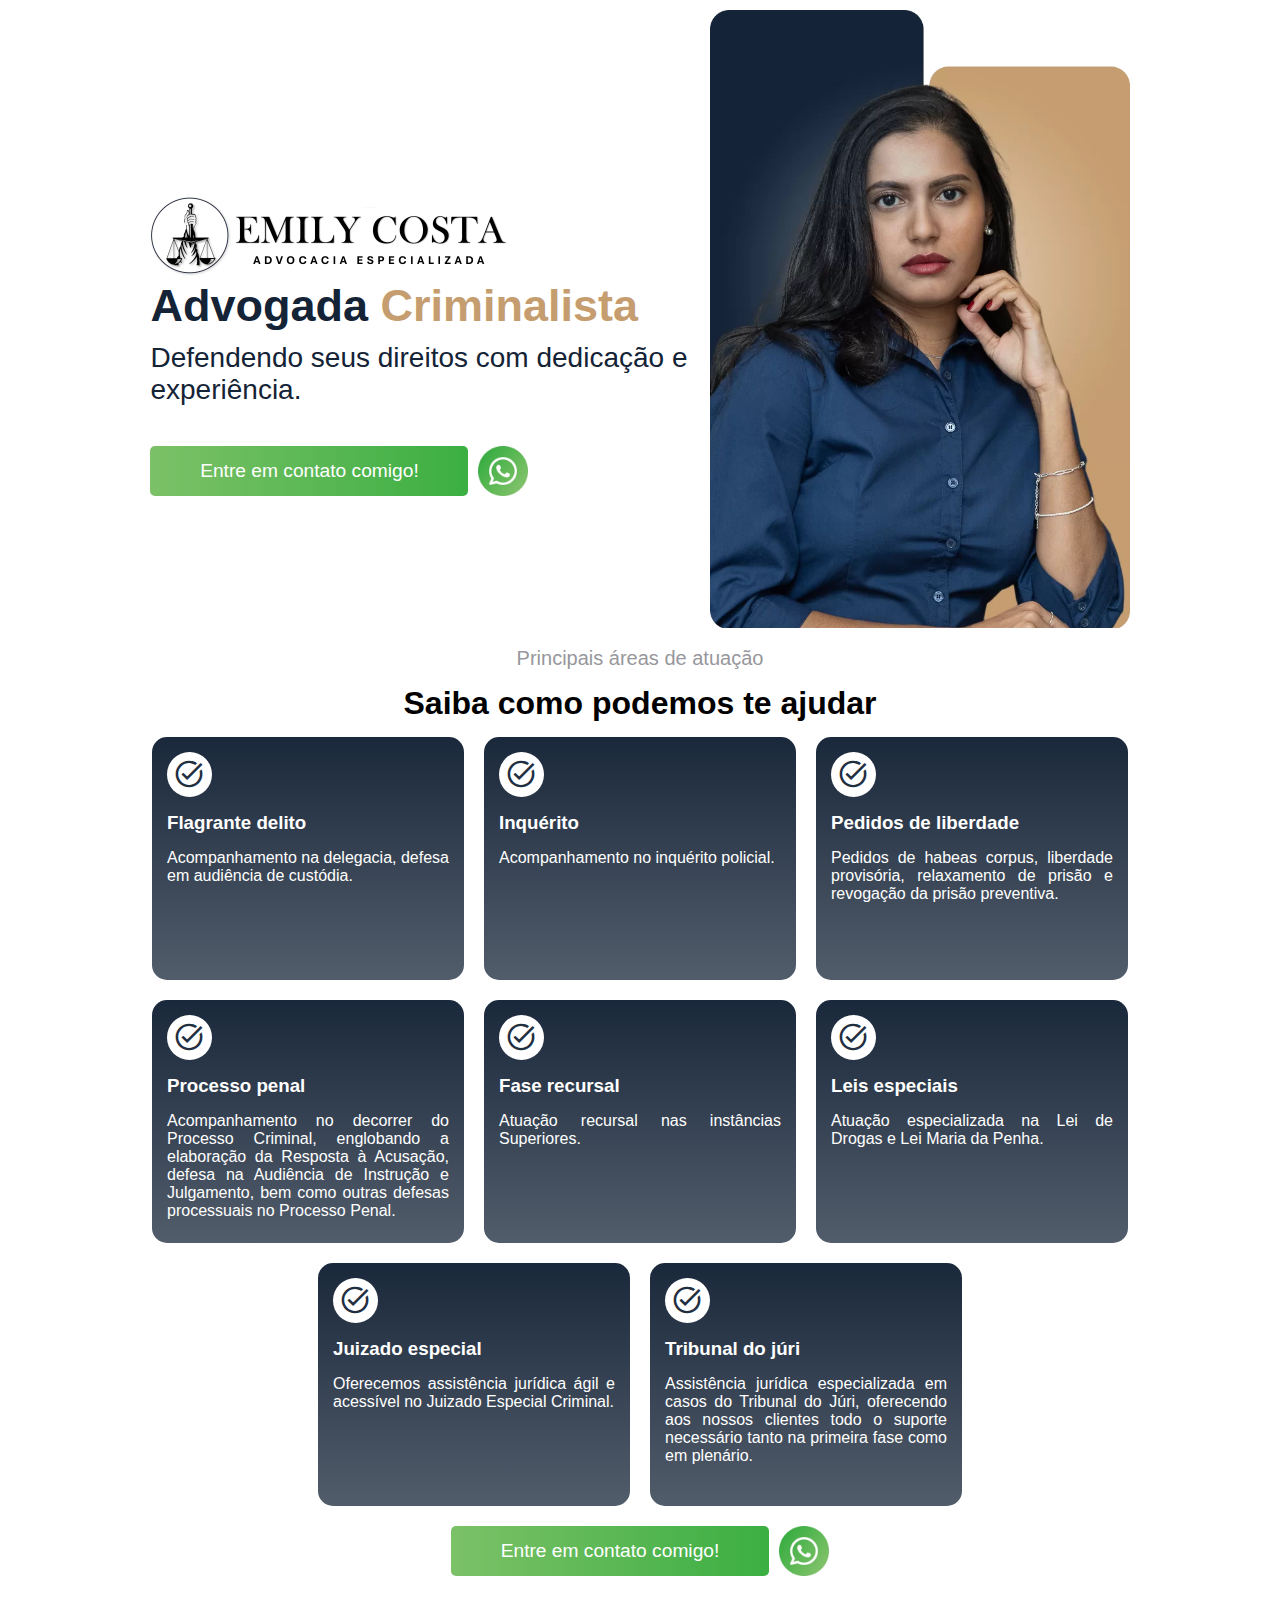
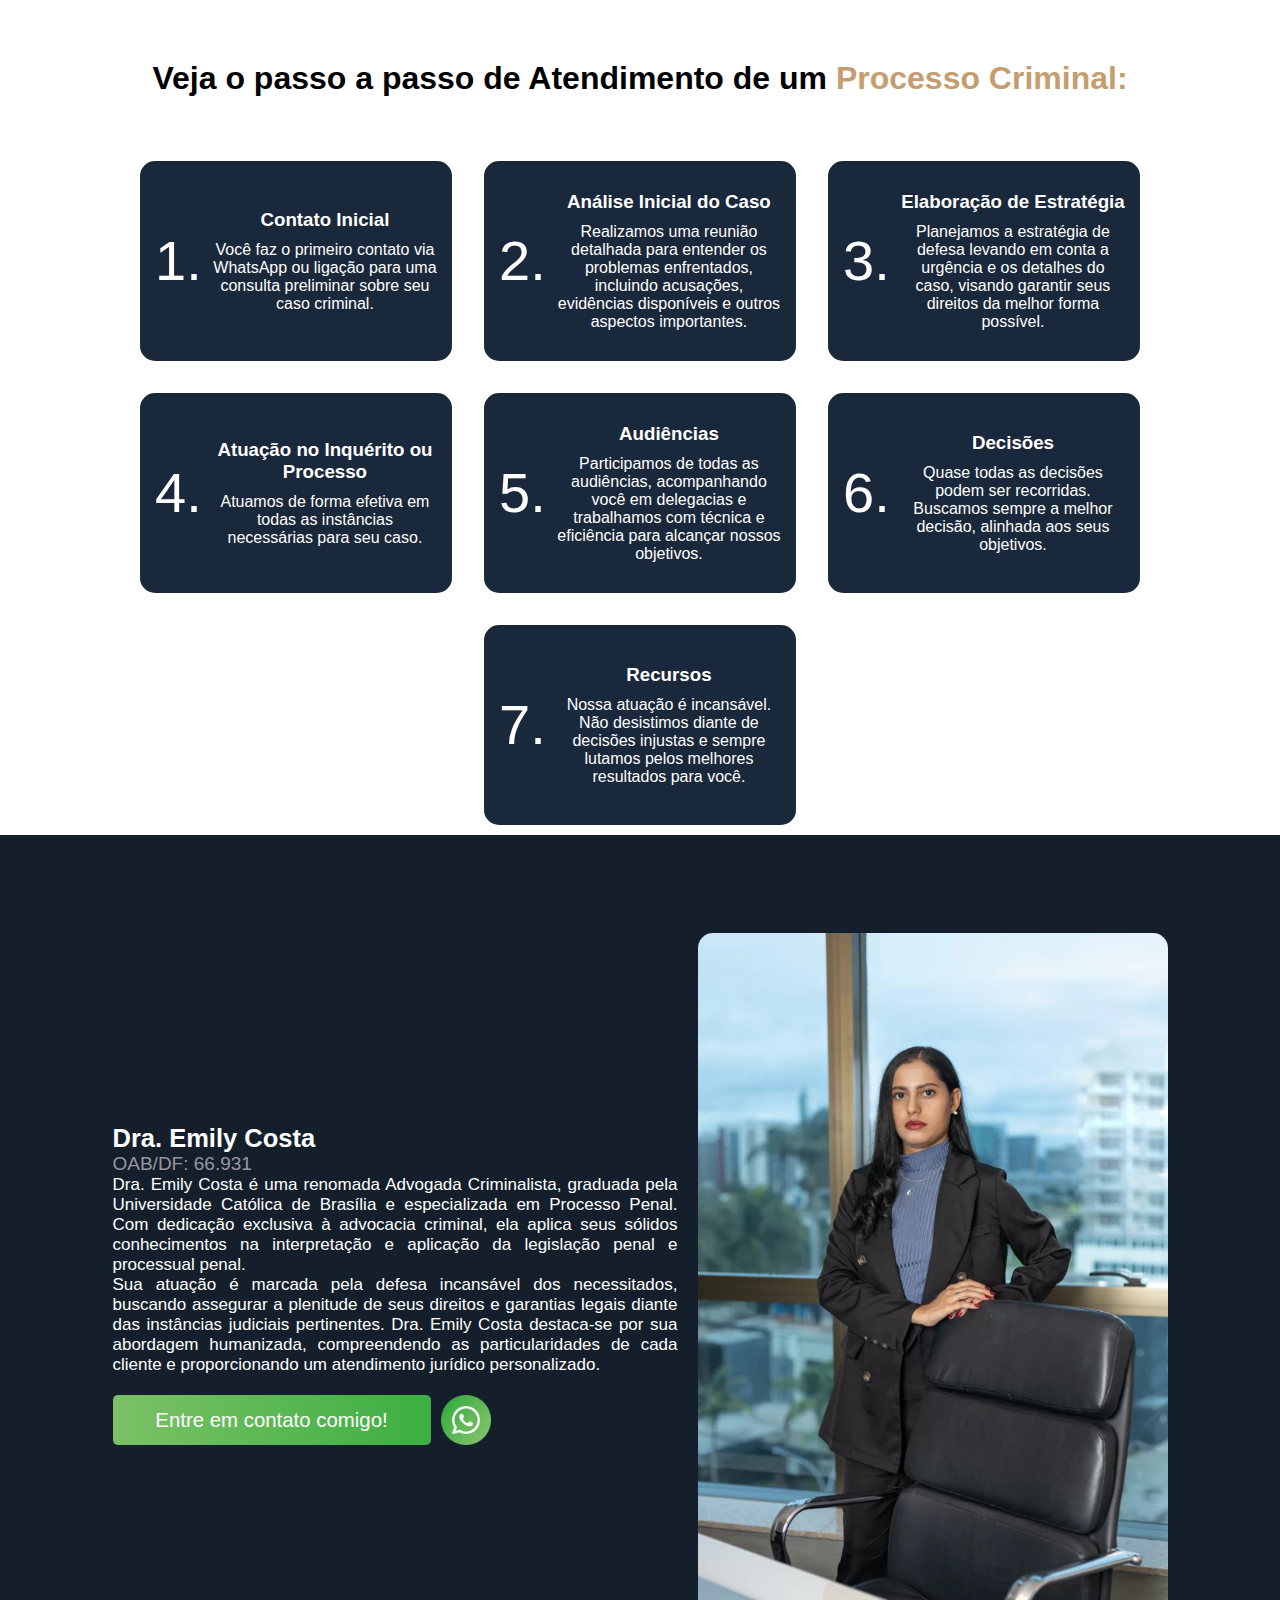
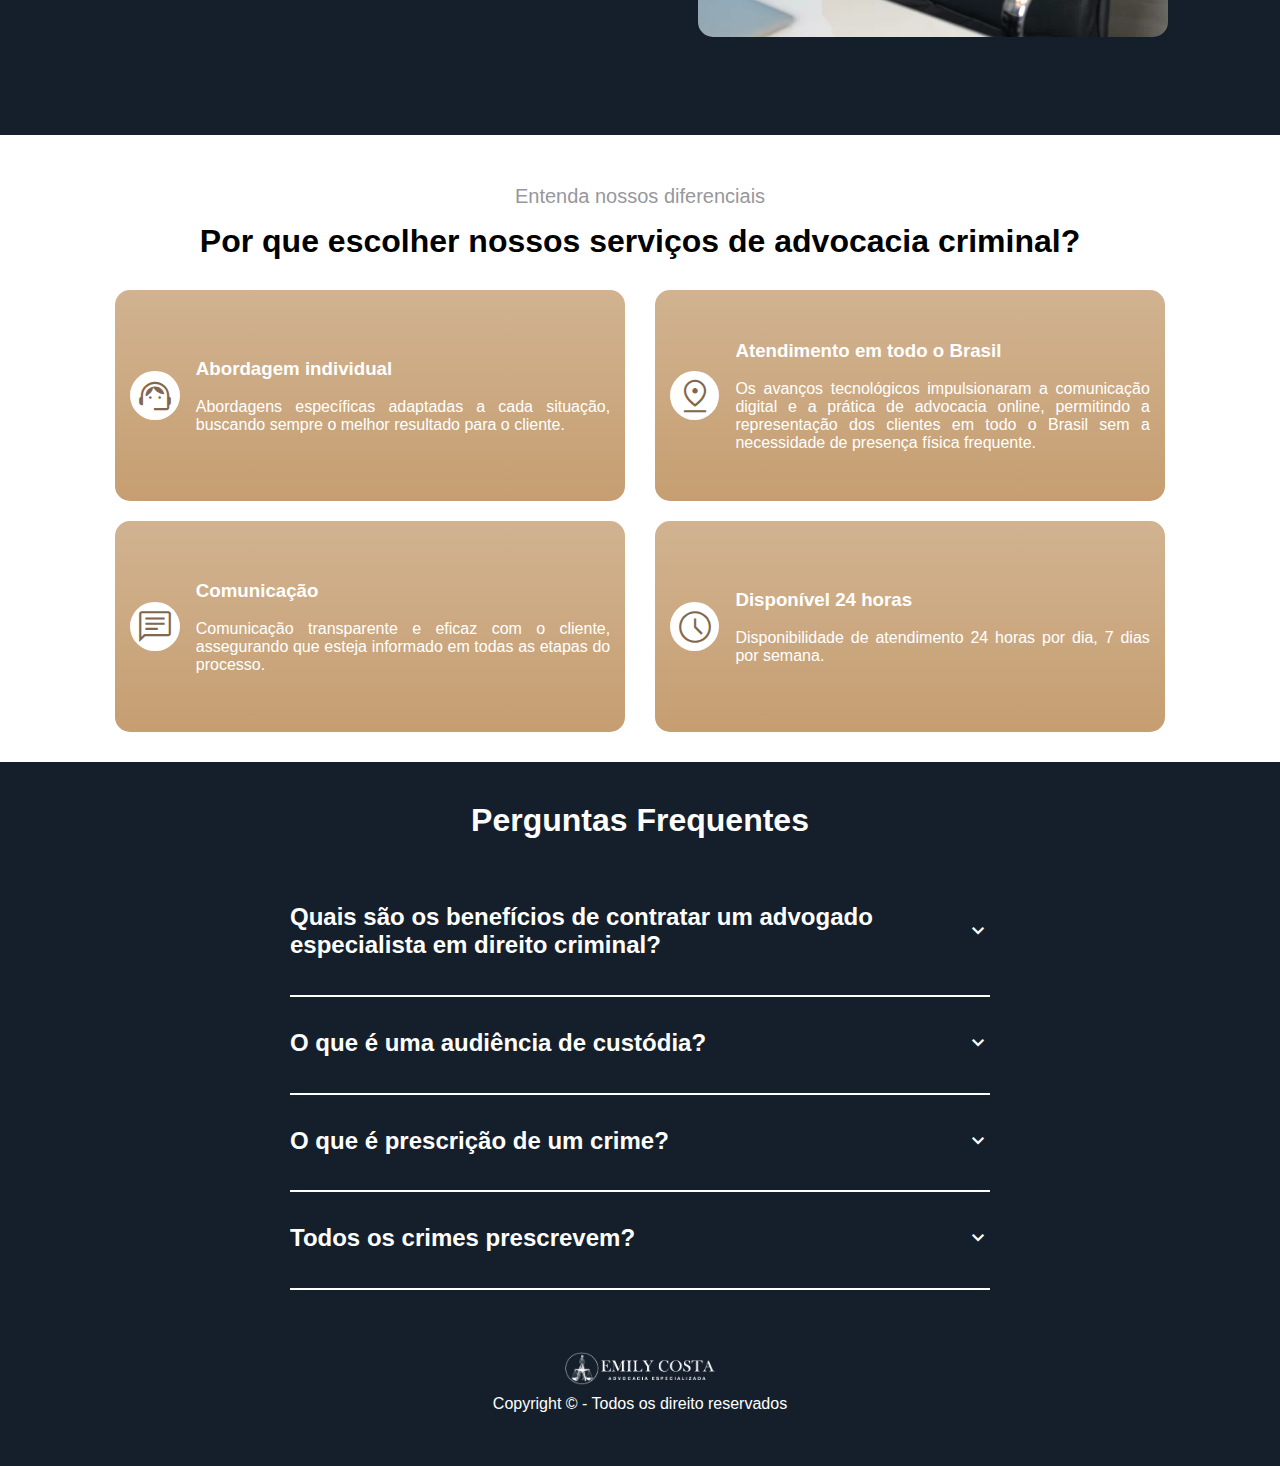
<file: emily/index.html>
<!DOCTYPE html>
<html lang="pt-br">

<head>
    <meta charset="UTF-8">
    <meta name="viewport" content="width=device-width, initial-scale=1.0">
    <title>Emily Costa Advogada</title>
    <link rel="stylesheet" href="styles.css">
    <link rel="stylesheet"
        href="https://fonts.googleapis.com/css2?family=Material+Symbols+Outlined:opsz,wght,FILL,GRAD@20..48,100..700,0..1,-50..200" />
</head>

<body>
    <header>
        <div class="container">
            <div class="main-content">
                <div class="main-pag">
                    <img src="image/logo-emoly-costa-black.webp" alt="Logo advogada Emily">
                    <h1 id="cabecalho">Advogada <strong>Criminalista</strong></h1>
                    <p id="slogan">Defendendo seus direitos com dedicação e experiência.</p>
                </div>

                <div class="contato">
                    <a href="https://api.whatsapp.com/send/?phone=5561993069053&text=Gostaria+de+saber+mais+sobre+o+serviço+de+Advocacia+Criminalista%21&type=phone_number&app_absent=0"
                        target="_blank" rel="external">
                        <p>Entre em contato comigo!</p>
                        <img class="whatsapp" src="image/whatsapp-1.webp" alt="whatsapp">
                    </a>
                </div>
            </div>

            <div class="emily">
                <img class="img-emily" src="image/hero-emily-costa-3.webp" alt="Dr.Emily">
            </div>
        </div>
    </header>
    <main>
        <section area>
            <p id="atuacao">Principais áreas de atuação</p>
            <h2>Saiba como podemos te ajudar</h2>
            <div class="sessao-chechlist">
                <!-- Cards -->
                <div class="card-info">
                    <div class="background-icon">
                        <span class="material-symbols-outlined" id="icon-cards">
                            task_alt
                        </span>
                    </div>
                    <h3 class="titulo card">Flagrante delito</h3>
                    <p class="descricao-card">Acompanhamento na delegacia, defesa em audiência de custódia.</p>
                </div>
                <div class="card-info">
                    <div class="background-icon">
                        <span class="material-symbols-outlined" id="icon-cards">
                            task_alt
                        </span>
                    </div>
                    <h3 class="titulo card">Inquérito</h3>
                    <p class="descricao-card">Acompanhamento no inquérito policial.</p>
                </div>
                <div class="card-info">
                    <div class="background-icon">
                        <span class="material-symbols-outlined" id="icon-cards">
                            task_alt
                        </span>
                    </div>
                    <h3 class="titulo card">Pedidos de liberdade</h3>
                    <p class="descricao-card">Pedidos de habeas corpus, liberdade provisória, relaxamento de prisão e
                        revogação da prisão preventiva.</p>
                </div>
                <div class="card-info">
                    <div class="background-icon">
                        <span class="material-symbols-outlined" id="icon-cards">
                            task_alt
                        </span>
                    </div>
                    <h3 class="titulo card">Processo penal</h3>
                    <p class="descricao-card">Acompanhamento no decorrer do Processo Criminal, englobando a elaboração
                        da Resposta à Acusação, defesa na Audiência de Instrução e Julgamento, bem como outras defesas
                        processuais no Processo Penal.</p>
                </div>
                <div class="card-info">
                    <div class="background-icon">
                        <span class="material-symbols-outlined" id="icon-cards">
                            task_alt
                        </span>
                    </div>
                    <h3 class="titulo card">Fase recursal</h3>
                    <p class="descricao-card">Atuação recursal nas instâncias Superiores.</p>
                </div>
                <div class="card-info">
                    <div class="background-icon">
                        <span class="material-symbols-outlined" id="icon-cards">
                            task_alt
                        </span>
                    </div>
                    <h3 class="titulo card">Leis especiais</h3>
                    <p class="descricao-card">Atuação especializada na Lei de Drogas e Lei Maria da Penha.</p>
                </div>
                <div class="card-info">
                    <div class="background-icon">
                        <span class="material-symbols-outlined" id="icon-cards">
                            task_alt
                        </span>
                    </div>
                    <h3 class="titulo card">Juizado especial</h3>
                    <p class="descricao-card">Oferecemos assistência jurídica ágil e acessível no Juizado Especial
                        Criminal.</p>
                </div>
                <div class="card-info">
                    <div class="background-icon">
                        <span class="material-symbols-outlined" id="icon-cards">
                            task_alt
                        </span>
                    </div>
                    <h3 class="titulo card">Tribunal do júri</h3>
                    <p class="descricao-card">Assistência jurídica especializada em casos do Tribunal do Júri,
                        oferecendo aos nossos clientes todo o suporte necessário tanto na primeira fase como em
                        plenário.</p>
                </div>
            </div>
            <div class="contato">
                <a href="https://api.whatsapp.com/send/?phone=5561993069053&text=Gostaria+de+saber+mais+sobre+o+serviço+de+Advocacia+Criminalista%21&type=phone_number&app_absent=0"
                    target="_blank" rel="external">
                    <p>Entre em contato comigo!</p>
                    <img class="whatsapp" src="image/whatsapp-1.webp" alt="whatsapp">
                </a>
            </div>
        </section>

        <section atendimento>

            <h1 id="titulo-atendimento">Veja o passo a passo de Atendimento
                de um <strong>Processo Criminal:</strong></h1>
            <div class="sessao-passo-atendimento">

                <div class="card-atendimento">
                    <div class="card-info-atendimento">
                        <p class="numeroCard">1.</p>
                        <div>
                            <h3 class="titulo-card-atendi">Contato Inicial</h3>
                            <p class="descricao-card-atendi">Você faz o primeiro contato via WhatsApp ou ligação para
                                uma
                                consulta preliminar sobre seu caso criminal.</p>
                        </div>

                    </div>
                </div>

                <div class="card-atendimento">
                    <div class="card-info-atendimento">
                        <p class="numeroCard">2.</p>
                        <div>
                            <h3 class="titulo-card-atendi">Análise Inicial do Caso</h3>
                            <p class="descricao-card-atendi">Realizamos uma reunião detalhada para entender os problemas
                                enfrentados, incluindo acusações, evidências disponíveis e outros aspectos importantes.
                            </p>
                        </div>
                    </div>
                </div>

                <div class="card-atendimento">
                    <div class="card-info-atendimento">
                        <p class="numeroCard">3.</p>
                        <div>
                            <h3 class="titulo-card-atendi">Elaboração de Estratégia</h3>
                            <p class="descricao-card-atendi">Planejamos a estratégia de defesa levando em conta a
                                urgência e os
                                detalhes do caso, visando garantir seus direitos da melhor forma possível.</p>
                        </div>
                    </div>
                </div>

                <div class="card-atendimento">
                    <div class="card-info-atendimento">
                        <p class="numeroCard">4.</p>
                        <div>
                            <h3 class="titulo-card-atendi">Atuação no Inquérito ou Processo</h3>
                            <p class="descricao-card-atendi">Atuamos de forma efetiva em todas as instâncias necessárias
                                para
                                seu caso.</p>
                        </div>
                    </div>
                </div>

                <div class="card-atendimento">
                    <div class="card-info-atendimento">
                        <p class="numeroCard">5.</p>
                        <div>
                            <h3 class="titulo-card-atendi">Audiências</h3>
                            <p class="descricao-card-atendi">Participamos de todas as audiências, acompanhando você em
                                delegacias e trabalhamos com técnica e eficiência para alcançar nossos objetivos.</p>
                        </div>
                    </div>
                </div>

                <div class="card-atendimento">
                    <div class="card-info-atendimento">
                        <p class="numeroCard">6.</p>
                        <div>
                            <h3 class="titulo-card-atendi">Decisões</h3>
                            <p class="descricao-card-atendi">Quase todas as decisões podem ser recorridas. Buscamos
                                sempre a
                                melhor decisão, alinhada aos seus objetivos.</p>
                        </div>
                    </div>
                </div>
                <div class="card-atendimento">
                    <div class="card-info-atendimento">
                        <p class="numeroCard">7.</p>
                        <div>
                            <h3 class="titulo-card-atendi">Recursos</h3>
                            <p class="descricao-card-atendi">Nossa atuação é incansável. Não desistimos diante de
                                decisões
                                injustas e sempre lutamos pelos melhores resultados para você.</p>
                        </div>
                    </div>
                </div>
        </section>

        <section sobre class="sobre">
            <div class="containerSobre">
                <div class="conteudo-sobre">
                    <h2>Dra. Emily Costa</h2>
                    <p id="OAB">OAB/DF: 66.931</p>
                    <p>Dra. Emily Costa é uma renomada Advogada Criminalista, graduada pela Universidade Católica de
                        Brasília e especializada em Processo Penal. Com dedicação exclusiva à advocacia criminal, ela
                        aplica seus sólidos conhecimentos na interpretação e aplicação da legislação penal e processual
                        penal.</p>
                    <p>Sua atuação é marcada pela defesa incansável dos necessitados, buscando assegurar a plenitude de
                        seus direitos e garantias legais diante das instâncias judiciais pertinentes. Dra. Emily Costa
                        destaca-se por sua abordagem humanizada, compreendendo as particularidades de cada cliente e
                        proporcionando
                        um atendimento jurídico personalizado.
                    </p>
                    <div class="contato">
                        <a href="https://api.whatsapp.com/send/?phone=5561993069053&text=Gostaria+de+saber+mais+sobre+o+serviço+de+Advocacia+Criminalista%21&type=phone_number&app_absent=0"
                            target="_blank" rel="external">
                            <p>Entre em contato comigo!</p>
                            <img class="whatsapp" src="image/whatsapp-1.webp" alt="whatsapp">
                        </a>
                    </div>                    
                </div>
                <div class="imagem-sobre">
                    <img src="image/116A7506-Editar-2-683x1024.webp" alt="Dr.Emily">
                </div>
        </section>
        </section>

        <section diferencias>
            <p id="text-diferenciais">Entenda nossos diferenciais</p>
            <h2>Por que escolher nossos serviços de advocacia criminal?</h2>
            <div class="sessao-chechlist-servicos">
                <!-- Cards -->
                <div class="card-info-servicos">
                    <div class="backgound-icon-difer">
                        <span id="icon-diferenciais" class="material-symbols-outlined">
                            support_agent
                        </span>
                    </div>
                    <div>
                        <h3 class="tituloCard">Abordagem individual</h3>
                        <br>
                        <p class="descricao-card">Abordagens específicas adaptadas a cada situação, buscando sempre o
                            melhor
                            resultado para o cliente.</p>
                    </div>
                </div>
                <div class="card-info-servicos">
                    <div class="backgound-icon-difer">
                        <span id="icon-diferenciais" class="material-symbols-outlined">
                            pin_drop
                        </span>
                    </div>
                    <div>
                        <h3 class="tituloCard">Atendimento em todo o Brasil</h3>
                        <br>
                        <p class="descricao-card">Os avanços tecnológicos impulsionaram a comunicação digital e a
                            prática de
                            advocacia online, permitindo a representação dos clientes em todo o Brasil sem a necessidade
                            de
                            presença física frequente.</p>
                    </div>
                </div>
                <div class="card-info-servicos">
                    <div class="backgound-icon-difer">
                        <span id="icon-diferenciais" class="material-symbols-outlined">
                            chat
                        </span>
                    </div>
                    <div>
                        <h3 class="tituloCard">Comunicação</h3>
                        <br>
                        <p class="descricao-card">Comunicação transparente e eficaz com o cliente, assegurando que
                            esteja
                            informado em todas as etapas do processo.</p>
                    </div>
                </div>
                <div class="card-info-servicos">
                    <div class="backgound-icon-difer">
                        <span id="icon-diferenciais" class="material-symbols-outlined">
                            schedule
                        </span>
                    </div>
                    <div>
                        <h3 class="tituloCard">Disponível 24 horas</h3>
                        <br>
                        <p class="descricao-card">Disponibilidade de atendimento 24 horas por dia, 7 dias por semana.
                        </p>
                    </div>
                </div>
            </div>
        </section>

        <section class="duvidas">
            <h1>Perguntas Frequentes</h1>

            <div class="perguntaResposta">
                <div class="pergunta">
                    <h3>Quais são os benefícios de contratar um advogado especialista em direito criminal?</h3>
                    <span class="material-symbols-outlined">keyboard_arrow_down</span>
                </div>
                <div class="resposta">
                    <p>Um advogado especialista em direito criminal possui conhecimento profundo das leis e regulamentos
                        relacionados ao crime, bem como de como eles se aplicam ao seu caso específico. Isso garante uma
                        análise detalhada e precisa das acusações e das possíveis defesas.</p>
                </div>
            </div>
            
            <div class="perguntaResposta">
                <div class="pergunta">
                    <h3>O que é uma audiência de custódia?</h3>
                    <span class="material-symbols-outlined">keyboard_arrow_down</span>
                </div>
                <div class="resposta">
                    <p>A audiência de custódia é um procedimento onde o preso em flagrante é apresentado a um juiz em
                        até 24 horas. Nesta audiência, o juiz decide se a prisão será mantida. É um direito do preso,
                        oferecendo a chance de obter liberdade rapidamente, destacando a importância de um advogado
                        especializado participar desse momento.</p>
                </div>
            </div>

            <div class="perguntaResposta">
                <div class="pergunta">
                    <h3>O que é prescrição de um crime?</h3>
                    <span class="material-symbols-outlined">keyboard_arrow_down</span>
                </div>
                <div class="resposta">
                    <p>Prescrição é um princípio do Direito Penal que limita o tempo para que o Estado possa punir uma
                        infração. Serve para garantir celeridade no processo e evitar prejuízos na investigação e
                        defesa. O prazo de prescrição varia conforme a gravidade do crime, e pode ser interrompido ou
                        suspenso em situações específicas, como o início de um inquérito policial.</p>
                </div>
            </div>

            <div class="perguntaResposta">
                <div class="pergunta">
                    <h3>Todos os crimes prescrevem?</h3>
                    <span class="material-symbols-outlined">keyboard_arrow_down</span>
                </div>
                <div class="resposta">
                    <p>A maioria dos crimes tem prazo de prescrição, o que não significa perdão mas sim a extinção da
                        punibilidade. Existem exceções: alguns crimes são imprescritíveis, ou seja, podem ser
                        perseguidos a qualquer momento. Além disso, a prescrição pode ser interrompida em determinados
                        casos, como na instauração de um inquérito policial.</p>
                </div>
            </div>

        </section>

        <script src="script.js"></script>


    </main>
    <footer>
        <div class="container-footer">
            <img src="image/logo-emoly-costa.webp" alt="logo-copyright" id="logo-copyright">
            <p>Copyright &copy; - Todos os direito reservados</p>
        </div>
    </footer>
</body>

</html>
</file>
<file: emily/styles.css>
@import url(https://fonts.googleapis.com/css2?family=Quicksand:wght@400;600&display=swap);

* {
    font-family: Arial, Helvetica, sans-serif;
    padding: 0px;
    margin: 0px;
    box-sizing: border-box;
}

/* MOBILE */
@media screen and (min-width:320px) and (max-width:992px) {

    .contato a {
        width: 320px;
    }

    .container {
        text-align: center;
    }

    .main-content {
        align-items: center;
    }

    .emily>img {
        width: 300px;
        height: auto;
    }

    .card-info {
        margin: 0em .3em;
        flex: 1 1 300px; 
        transition: flex-basis 0.3s ease, width 0.3s ease;
    }

    .conteudo-sobre>.contato {
        display: flex;
        justify-content: center;
    }

    .containerSobre{
        width: 100%;
    }
}

body {
    background-color: white;
    padding-top: 10px;
}

#cabecalho {
    color: #142336;
    font-size: 45px;
}

strong {
    color: #C59D6F;
}

#slogan {
    color: #142336;
    font-size: 28px;
    margin-top: 10px;
}

.container {
    display: flex;
    justify-content: center;
    flex-wrap: wrap;
    gap: 10px;
    align-items: center;
    margin-top: 0px;
    margin-bottom: 15px;

}

.main-content {
    display: flex;
    flex-direction: column;
    justify-content: center;
    margin-top: 50px;
}

.main-pag {
    margin-bottom: 20px;
    max-width: 550px;
}

.contato>a {
    text-decoration: none;
    display: flex;
    align-items: center;
    color: white;
    font-size: 1.2em;
}

.contato>a>p {
    height: 50px;
    width: 318px;

    border-radius: 5px;
    background-image: linear-gradient(90deg, #7CC167, #3BAF42);
    display: flex;
    justify-content: center;
    align-items: center;
}

.whatsapp {
    height: 50px;
    width: auto;
}

/* .contato {
        background-image: linear-gradient(90deg, #7CC167, #3BAF42);
        height: 50px;
        width: 318px;
        border-radius: 5px;
        position: relative;
        display: flex;
        align-items: center;
    }
    
    .contato>a {
        text-decoration: none;
        color: white;
        text-align: center;
        width: 100%;
        height: 100%;
        display: flex;
        align-items: center;
        justify-content: center;
        font-size: 20px;
    }
    
    .whatsapp {
        position: absolute;
        right: -60px;
        height: 50px;
    } */

.emily {
    align-self: flex-start;
}

.img-emily {
    height: 618px;
    width: auto;
}

#atuacao {
    font-size: 20px;
    text-align: center;
    color: #97979c;
}

section[area] h2 {
    margin: 15px;
    text-align: center;
    font-size: 2em;
}

section[area] h3 {
    padding: .8em 0em;
}

section[area]>.contato {
    display: flex;
    justify-content: center;
}

.background-icon {
    display: flex;
    align-items: center;
    justify-content: center;
    width: 2.8em;
    height: 2.8em;
    border-radius: 50%;
    background-color: white;
}

#icon-cards {
    font-size: 2em;
    color: #222F41;

}

.sessao-chechlist {
    margin: auto;
    display: flex;
    flex-wrap: wrap;
    gap: 20px;
    justify-content: center;
    max-width: 1080px;


}

.card-info {
    min-height: 243px;
    width: 312px;
    text-align: left;
    padding: 15px;
    color: white;
    border-radius: 15px;
    background-image: linear-gradient(0deg, #525D6B, #1A283B);
    display: flex;
    flex-direction: column;    
}

section[area]>.contato {
    margin: 20px auto;
}

/* PASSO A PASSO ATENDIMENTO */
section[atendimento]>h1 {
    display: block;
    text-align: center;
    padding: 2em 0em;
}

section[atendimento] {
    justify-content: center;
    margin: auto;
    max-width: 1080px;

}

.numeroCard {
    font-size: 3.5em;
}

.titulo-card-atendi {
    padding: 0em 0em .5em 0em;
}

.card-atendimento {
    min-height: 200px;
    width: 312px;
    text-align: left;
    padding: 15px;
    color: white;
    border-radius: 15px;
    background-image: linear-gradient(0deg, #1A283B, #1A283B);
    display: flex;
    align-items: center;
    flex-direction: row;
}

.card-info-atendimento {
    display: flex;
    align-items: center;
    gap: .7em;
}

.sessao-passo-atendimento {
    display: flex;
    flex-direction: row;
    flex-wrap: wrap;
    justify-content: center;
    gap: 2em;

}

.card-info-atendimento {
    max-width: 300px;
    text-align: center;

}

/* SOBRE */

section[sobre] {
    font-size: 17px;
    text-align: left;
}

.sobre {
    display: flex;
    justify-content: center;
    align-items: center;

    width: 100%;
    min-height: 100vh;
    margin-top: 10px;
    align-content: center;
    background-color: #151F2C;
    color: white;
}

.containerSobre {
    max-width: 1920px;
    display: flex;
    flex-direction: row;
    flex-wrap: wrap;
    justify-content: center;
    align-items: center;
    gap: 20px;
    padding: 1em 0em;
}

.conteudo-sobre {
    width: 50%;
    max-width: 40rem;
    min-width: 300px;
}

.conteudo-sobre>p {
    text-align: justify;
}

#OAB {
    font-size: 19px;
    color: #97979c;
    text-align: left;
}

.imagem-sobre {
    max-width: 50%;
    display: flex;
    justify-content: center;
    align-items: center;
}

.imagem-sobre img {
    border-radius: 15px;
    max-width: 470px;
    min-width: 300px;
    height: auto;
}

.contato {
    margin-top: 20px;
}

.whatsapp {
    margin-left: 10px;
    vertical-align: middle;
}

#text-diferenciais {
    font-size: 20px;
    text-align: center;
    color: #97979c;
    margin-top: 50px;
}

/* Diferencias */

section[diferencias] h2 {
    margin: 15px 0px;
    text-align: center;
    font-size: 2em;
    margin-bottom: 30px;
}

.backgound-icon-difer {
    background-color: white;
    padding: .3em;
    border-radius: 50%;
    display: flex;
    align-items: center;
    justify-content: center;
}

#icon-diferenciais {
    color: #81684c;
    font-size: 2.5em;
    font-weight: 300;
    display: flex;
    align-items: center;
}

.sessao-chechlist-servicos {
    margin: auto;
    display: flex;
    flex-wrap: wrap;
    gap: 20px;
    justify-content: center;
    max-width: 1080px;

}

.card-info-servicos {
    height: 211px;
    width: 510px;
    text-align: left;
    padding: 15px;
    color: white;
    border-radius: 15px;
    background-image: linear-gradient(0deg, #C69E71, #D1B391);
    display: flex;
    flex-direction: row;
    justify-content: center;
    align-items: center;
    gap: 1em;
    margin: 0em .3em;

}

.card-info-servicos>div {
    display: flex;
    flex-direction: column;
    justify-content: center;
}

.descricao-card { 
    text-align: justify;
}

/* DUVIDAS FREQUENTES */
section.duvidas {
    padding: .5em .5em;
    background-color: #151F2C;
    color: white;
    display: flex;
    flex-direction: column;
    align-items: center;
    text-align: center;
    margin-top: 30px;
}



section.duvidas h1 {
    font-size: 2rem;
    margin: 2rem 0rem;
}

.perguntaResposta {
    max-width: 700px;
    margin-top: 2rem;
    padding-bottom: 1rem;
    border-bottom: 2px solid white;
    cursor: pointer;
    text-align: left;
    /* Alinha o conteúdo à esquerda */
}

.pergunta {
    display: flex;
    justify-content: space-between;
    align-items: center;
}

.pergunta h3 {
    font-size: 1.5rem;
    /* Diminui o tamanho do texto */
}

.resposta {
    margin-top: 15px;
    max-height: 0;
    overflow: hidden;
    transition: max-height 1.4s ease;
    text-align: justify;
}

.pergunta {
    padding-bottom: .3em;
}

.perguntaResposta.active .resposta {
    max-height: 300px;
    animation: fade 1s ease-in-out;
}

.perguntaResposta.active span {
    transform: rotate(180deg);
}

span {
    transition: transform 0.5s ease-in;
}

@keyframes fade {
    from {
        opacity: 0;
        transform: translateY(-10px);
    }

    to {
        opacity: 1;
        transform: translateY(0px);
    }
}


/* Footer */
.container-footer {
    display: flex;
    flex-direction: column;
    justify-content: flex-start;
    align-items: center;
    justify-content: center;
    background-color: #151F2C;
    height: 168px;
    text-align: center;
}

#logo-copyright {
    width: 150px;
    height: 33px;
    margin-bottom: 10px;
}

.container-footer>p {
    color: white;
    font-size: 16px;
}
</file>
